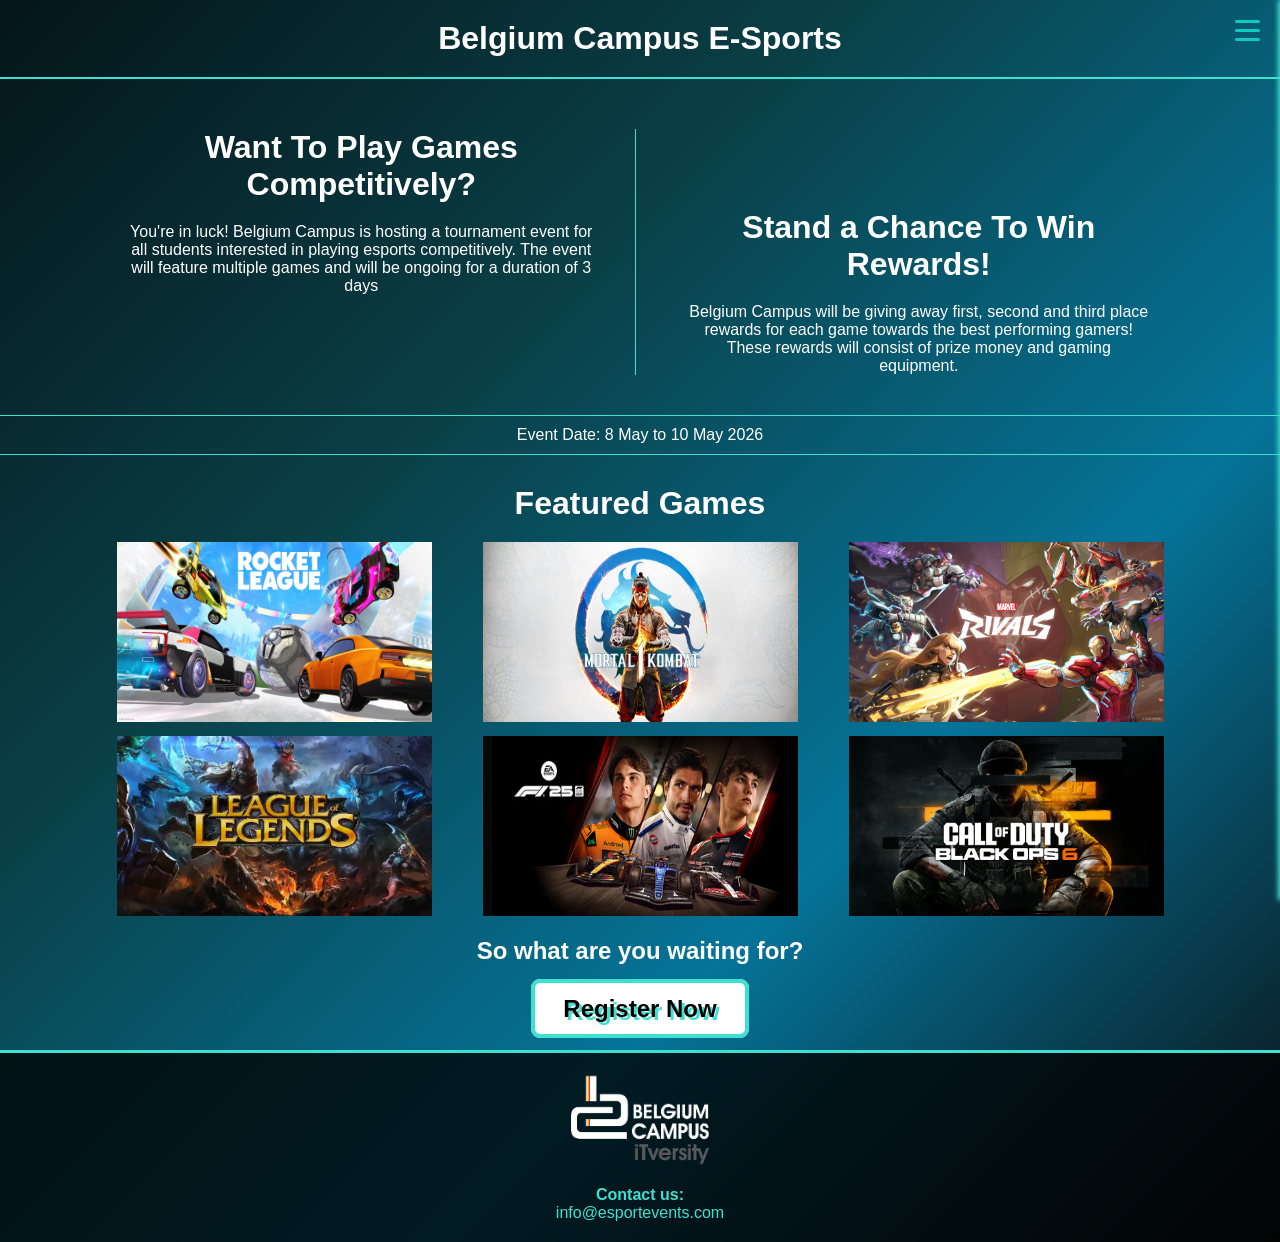
<file: index.html>
<!DOCTYPE html>
<html lang="en">
<head>
    <meta charset="UTF-8">
    <meta name="viewport" content="width=device-width, initial-scale=1.0">
    <title>Esports</title>
    <link rel="stylesheet" href="landing-page.css">
</head>
<body> 

    <input type="checkbox" id="navbar-toggle" class="navbar-toggle">
<input type="checkbox" id="navbar-toggle" class="navbar-toggle">

    <label for="navbar-toggle" class="hamburger">
        <span></span>
        <span></span>
        <span></span>
    </label>

   <nav class="navbar">
        <ul class="nav-list">
            <li><a href="index.html">Home</a></li>
            <li><a href="eventDetailPage.html">About</a></li>
            <li><a href="organisors.html">Services</a></li>
            <li><a href="#">Contact</a></li>
        </ul>
    </nav>

    <main>
        <h1 id="main-heading">Belgium Campus E-Sports</h1>
      <section id="sect1">
        
        <section id="sub-sect">
            <div id="first-paragraph">
                <h2>Want To Play Games Competitively?</h2>
                <p>You're in luck! Belgium Campus is hosting a tournament event for all students
                    interested in playing esports competitively. The event will feature multiple
                    games and will be ongoing for a duration of 3 days
                </p>
            </div>
            
            <div id="second-paragraph">
                <h2>Stand a Chance To Win Rewards!</h2>
                <p>Belgium Campus will be giving away first, second and 
                    third place rewards for each game towards the best performing
                    gamers! These rewards will consist of prize money and gaming equipment.
                </p>
            </div>
        </section>
</section>

<section id="sect2">
    <div class="event-date">
        <p>Event Date: 8 May to 10 May 2026</p>
    </div>
</section>

        <section id="sect3">
            <div id="games">
                <h2>Featured Games</h2>
                <div id="game-images">
                    <div><img src="imgs/Rocket league img.jpg" alt=""></div>
                    <div><img src="imgs/Mortal kombat img.jpg" alt=""></div>
                    <div><img src="imgs/marvel rivals img.jpg" alt=""></div>
                    <div><img src="imgs/league-of-legends img.webp" alt=""></div>
                    <div><img src="imgs/f1 25 img.jpg" alt=""></div>
                    <div><img src="imgs/call of duty img.webp" alt=""></div>
                </div>
            </div>


        </section>

        <section id="register">
            <div><p>So what are you waiting for?</p></div>
            <div class="register"><p class="special"><a href="">Register Now</a></p></div>
        </section>

      <footer>
        <img src="imgs/BC-logo-white-350w.webp" alt="Belgium Campus Logo">
        <p><b>Contact us:</b></p>
        <p>info@esportevents.com</p>
    </footer>

    </main>
    
</body>
</html>
</file>
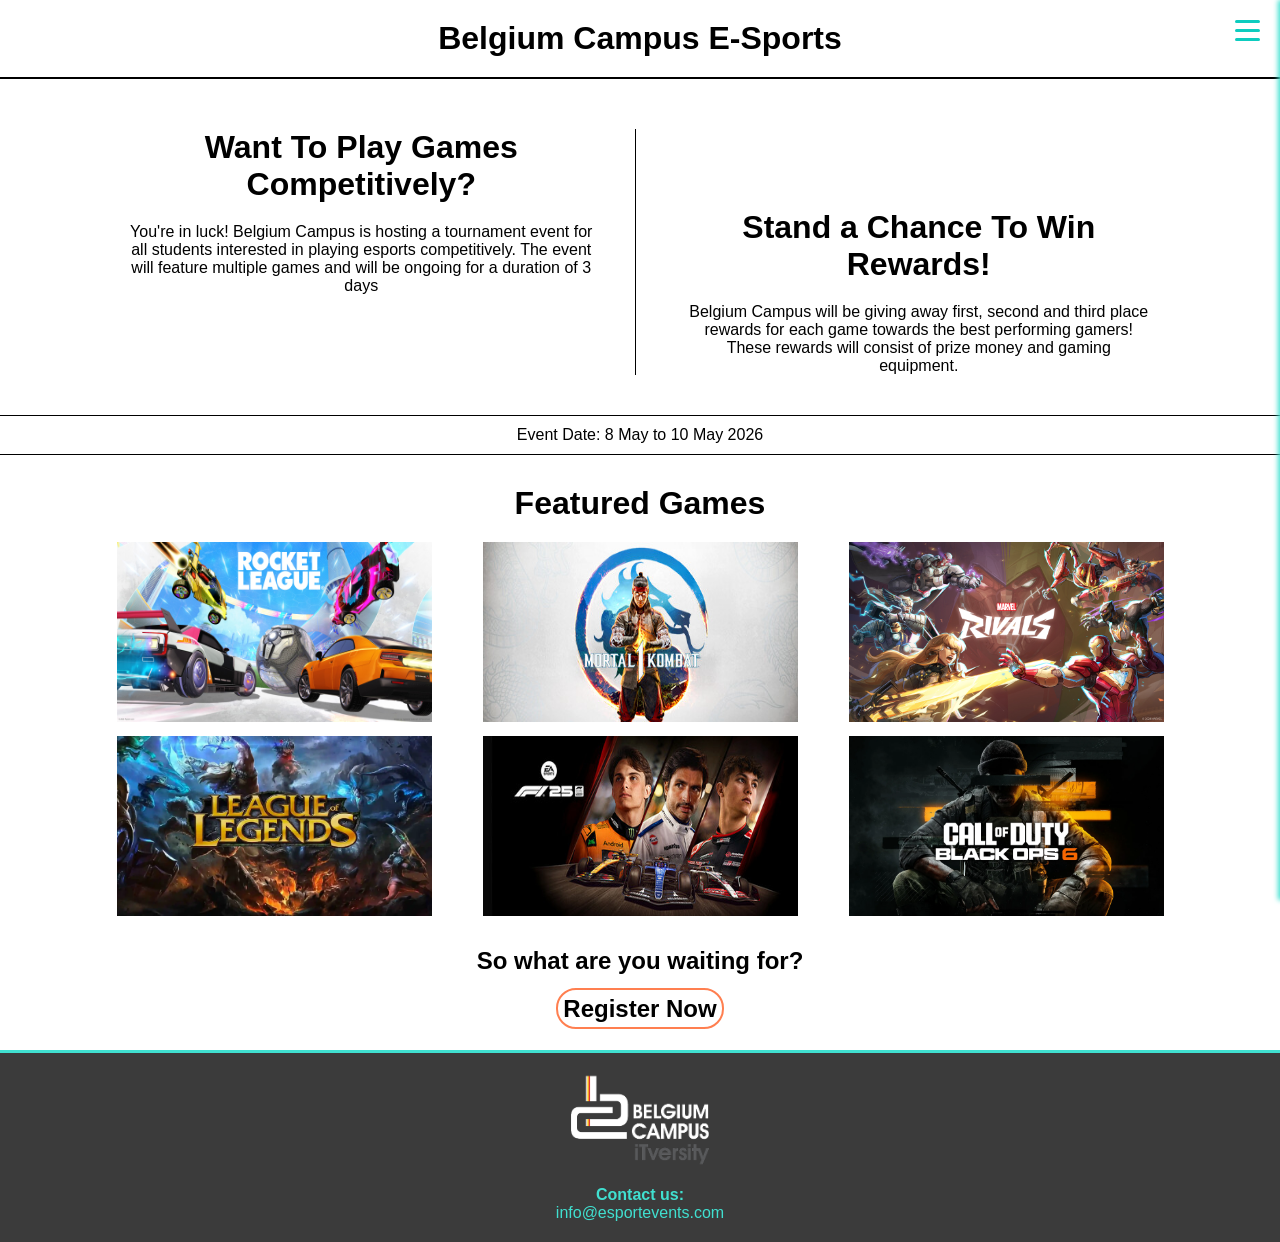
<file: Final Project/index.html>
<!DOCTYPE html>
<html lang="en">
<head>
    <meta charset="UTF-8">
    <meta name="viewport" content="width=device-width, initial-scale=1.0">
    <title>Esports</title>
    <link rel="stylesheet" href="landing-page.css">
</head>
<body> 

    <input type="checkbox" id="navbar-toggle" class="navbar-toggle">

    <label for="navbar-toggle" class="hamburger">
        <span></span>
        <span></span>
        <span></span>
    </label>

     <nav class="navbar">
        <ul class="nav-list">
            <li><a href="#home">Home</a></li>
            <li><a href="#about">About</a></li>
            <li><a href="#services">Services</a></li>
            <li><a href="#contact">Contact</a></li>
        </ul>
    </nav>

    <main>
        <h1 id="main-heading">Belgium Campus E-Sports</h1>
      <section id="sect1">
        
        <section id="sub-sect">
            <div id="first-paragraph">
                <h2>Want To Play Games Competitively?</h2>
                <p>You're in luck! Belgium Campus is hosting a tournament event for all students
                    interested in playing esports competitively. The event will feature multiple
                    games and will be ongoing for a duration of 3 days
                </p>
            </div>
            
            <div id="second-paragraph">
                <h2>Stand a Chance To Win Rewards!</h2>
                <p>Belgium Campus will be giving away first, second and 
                    third place rewards for each game towards the best performing
                    gamers! These rewards will consist of prize money and gaming equipment.
                </p>
            </div>
        </section>
</section>

<section id="sect2">
    <div class="event-date">
        <p>Event Date: 8 May to 10 May 2026</p>
    </div>
</section>

        <section id="sect3">
            <div id="games">
                <h2>Featured Games</h2>
                <div id="game-images">
                    <div><img src="imgs/Rocket league img.jpg" alt=""></div>
                    <div><img src="imgs/Mortal kombat img.jpg" alt=""></div>
                    <div><img src="imgs/marvel rivals img.jpg" alt=""></div>
                    <div><img src="imgs/league-of-legends img.webp" alt=""></div>
                    <div><img src="imgs/f1 25 img.jpg" alt=""></div>
                    <div><img src="imgs/call of duty img.webp" alt=""></div>
                </div>
            </div>


        </section>

        <section id="register">
            <div><p>So what are you waiting for?</p></div>
            <div class="register"><p class="special"><a href="">Register Now</a></p></div>
        </section>

      <footer>
        <img src="imgs/BC-logo-white-350w.webp" alt="Belgium Campus Logo">
        <p><b>Contact us:</b></p>
        <p>info@esportevents.com</p>
    </footer>

    </main>
    
</body>
</html>
</file>
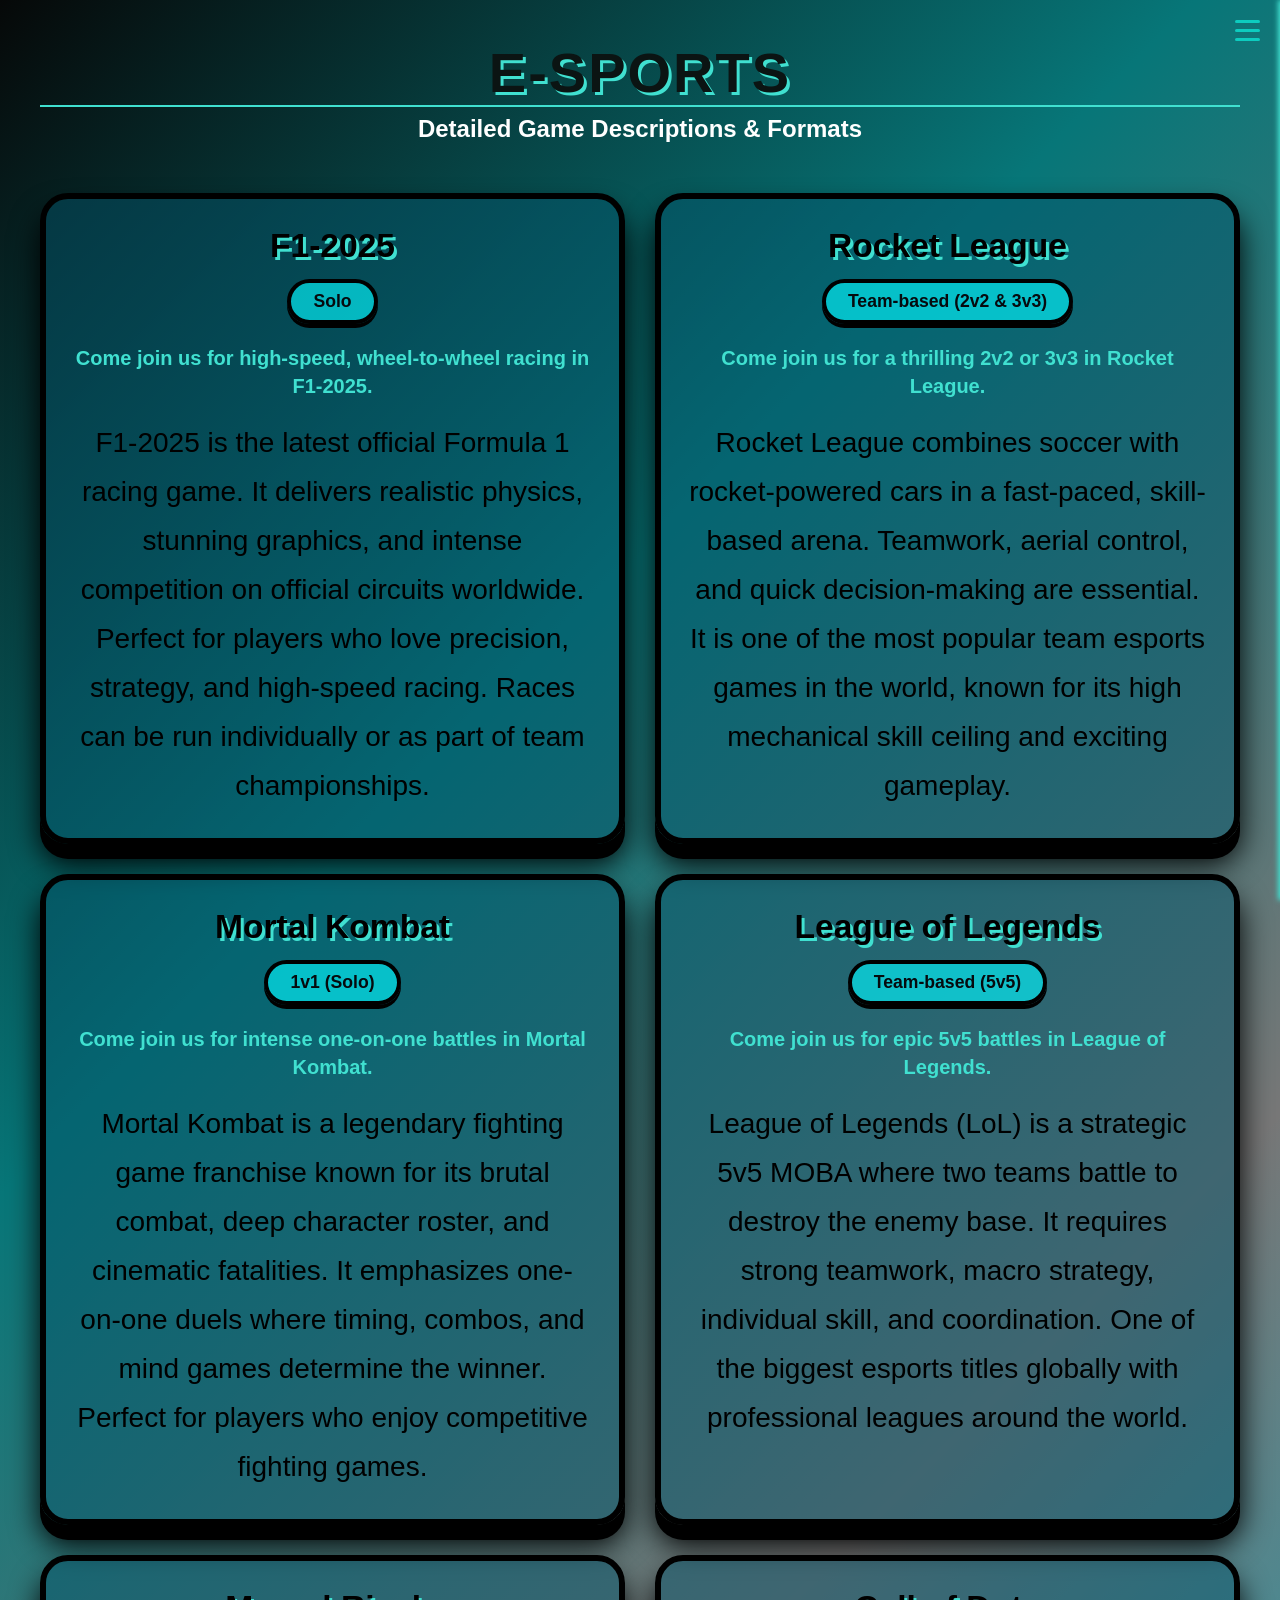
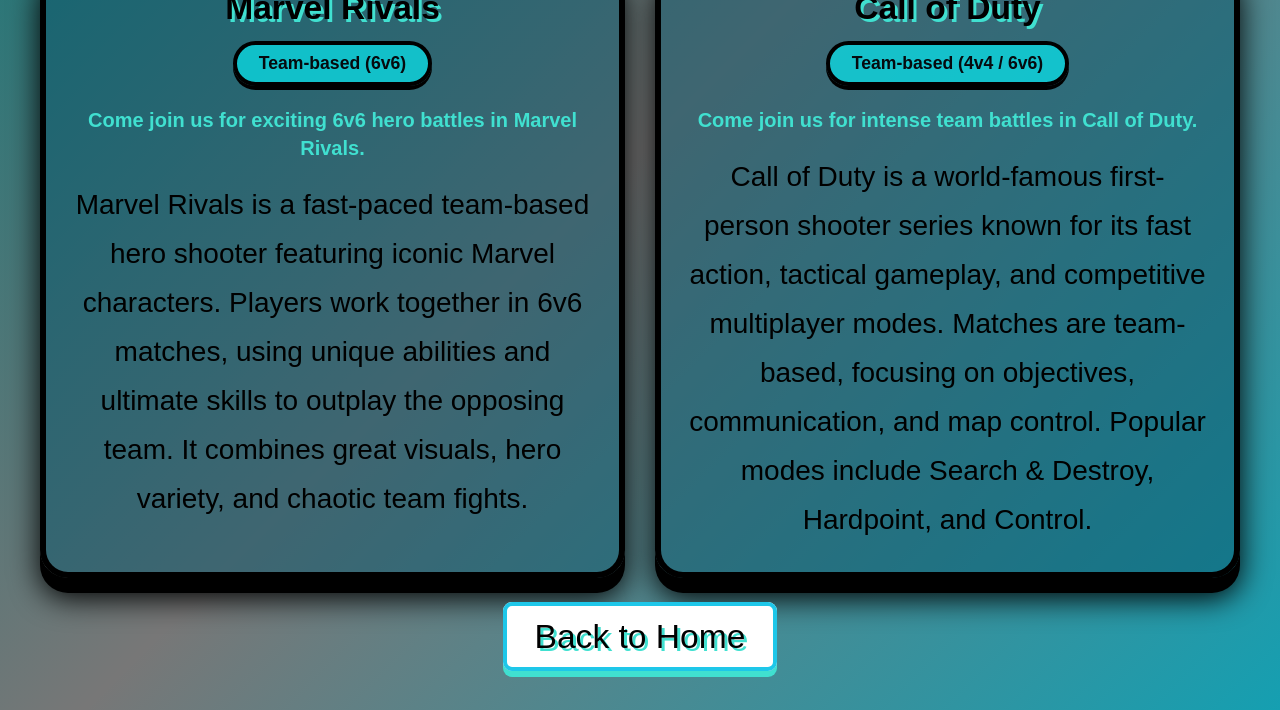
<file: e-sportEvents.html>
<!DOCTYPE html>
<html lang="en">

<head>
    <meta charset="UTF-8">
    <meta name="viewport" content="width=device-width, initial-scale=1.0">
    <title>RE-sport Events</title>
    <link rel="stylesheet" href="e-sportEvents.css">

</head>

<body>

    <label for="navbar-toggle" class="hamburger">
        <span></span>
        <span></span>
        <span></span>
    </label>

    <nav class="navbar">
        <ul class="nav-list">
            <li><a href="#home">Home</a></li>
            <li><a href="#about">About</a></li>
            <li><a href="#services">Services</a></li>
            <li><a href="#contact">Contact</a></li>
        </ul>
    </nav>

    <div class="container">
        <h1>E-SPORTS</h1>
        <p class="subtitle">Detailed Game Descriptions & Formats</p>

        <div class="games-grid">

            <div class="game-card">
                <div class="card-content">
                    <h2>F1-2025</h2>
                    <div class="format">Solo</div>
                    <p class="invite">Come join us for high-speed, wheel-to-wheel racing in F1-2025.</p>
                    <p class="description">
                        F1-2025 is the latest official Formula 1 racing game. It delivers realistic physics, stunning
                        graphics,
                        and intense competition on official circuits worldwide. Perfect for players who love precision,
                        strategy,
                        and high-speed racing. Races can be run individually or as part of team championships.
                    </p>
                </div>
            </div>

            <div class="game-card">
                <div class="card-content">
                    <h2>Rocket League</h2>
                    <div class="format">Team-based (2v2 & 3v3)</div>
                    <p class="invite">Come join us for a thrilling 2v2 or 3v3 in Rocket League.</p>
                    <p class="description">
                        Rocket League combines soccer with rocket-powered cars in a fast-paced, skill-based arena.
                        Teamwork, aerial control, and quick decision-making are essential. It is one of the most popular
                        team esports games in the world, known for its high mechanical skill ceiling and exciting
                        gameplay.
                    </p>
                </div>
            </div>

            <div class="game-card">
                <div class="card-content">
                    <h2>Mortal Kombat</h2>
                    <div class="format">1v1 (Solo)</div>
                    <p class="invite">Come join us for intense one-on-one battles in Mortal Kombat.</p>
                    <p class="description">
                        Mortal Kombat is a legendary fighting game franchise known for its brutal combat, deep character
                        roster,
                        and cinematic fatalities. It emphasizes one-on-one duels where timing, combos, and mind games
                        determine the winner.
                        Perfect for players who enjoy competitive fighting games.
                    </p>
                </div>
            </div>

            <div class="game-card">
                <div class="card-content">
                    <h2>League of Legends</h2>
                    <div class="format">Team-based (5v5)</div>
                    <p class="invite">Come join us for epic 5v5 battles in League of Legends.</p>
                    <p class="description">
                        League of Legends (LoL) is a strategic 5v5 MOBA where two teams battle to destroy the enemy
                        base.
                        It requires strong teamwork, macro strategy, individual skill, and coordination. One of the
                        biggest
                        esports titles globally with professional leagues around the world.
                    </p>
                </div>
            </div>

            <div class="game-card">
                <div class="card-content">
                    <h2>Marvel Rivals</h2>
                    <div class="format">Team-based (6v6)</div>
                    <p class="invite">Come join us for exciting 6v6 hero battles in Marvel Rivals.</p>
                    <p class="description">
                        Marvel Rivals is a fast-paced team-based hero shooter featuring iconic Marvel characters.
                        Players work together in 6v6 matches, using unique abilities and ultimate skills to outplay the
                        opposing team.
                        It combines great visuals, hero variety, and chaotic team fights.
                    </p>
                </div>
            </div>

            <div class="game-card">

                <div class="card-content">

                    <h2>Call of Duty</h2>

                    <div class="format">Team-based (4v4 / 6v6)</div>

                    <p class="invite">
                        Come join us for intense team battles in Call of Duty.
                    </p>

                    <p class="description">
                        Call of Duty is a world-famous first-person shooter series known for its fast action, tactical
                        gameplay,
                        and competitive multiplayer modes. Matches are team-based, focusing on objectives,
                        communication, and map control.
                        Popular modes include Search & Destroy, Hardpoint, and Control.
                    </p>
                </div>
            </div>
        </div>
    </div>

    <div class="back-button">
        <a href="./eventDetailPage.html">Back to Home</a>
    </div>

</body>

</html>
</file>
<file: landing-page.css>
body {
    font-family: Arial, Helvetica, sans-serif;
    text-align: center;
    margin: 0;
    background: linear-gradient(135deg, #041519, #0a3f46, #057499, #0b0e10);
    color: white;
}

h1 {
    margin: 0;
    padding: 20px;
    border-bottom: 2px solid turquoise;
}

h2 {
    margin: 0px 0px 20px 0px;
    font-size: xx-large;
}

p {
    margin: 0;
}

#sect1{display: red;
display: flex;}

#sub-sect{
    /* background-color: aquamarine; */
    display: flex;
    width: 80%;
    gap: 50px;
    margin: auto;
    margin-top: 50px;
}

#sect3 {
    /* background-color: pink; */
    display: flex;
    width: 85%;
    margin: auto;
    margin-top: 30px;
}

div#first-paragraph {
    /* background-color: skyblue; */
    width: 100%;
    border-right: 1.5px solid turquoise;
    padding: 0px 40px 0px 0px;
}

div#second-paragraph {
    /* background-color: rgb(239, 173, 146); */
    width: 100%;
    margin-top: 80px;
}

div#games {
    /* background-color: lightgreen; */
    width: 120%;
}

div#game-images{display: flex;
flex-wrap: wrap;
gap: 10px;
justify-content: space-around;}

div img{width: 315px;
height: 180px;}

div#organisers {
    background-color: powderblue;
    width: 100%;
}

section#register {
    /* background-color: blueviolet; */
    height: 50px;
    display: flex;
    align-items: center;
    justify-content: center;
    margin-top: 40px;
}

div.event-date{
    padding: 10px;
    margin-top: 40px;
    border-top: solid 1px turquoise;
    border-bottom: solid 1px turquoise;
}

section#register{font-weight: 700;
font-size: x-large;
display: flex;
flex-direction: column;}


section div.register{font-weight: 700;
margin-top: 30px;
margin-bottom: 10px;}

p.special a{
text-decoration: none;
text-shadow: 3px 3px 0px turquoise;
padding: 12px 28px;
border: solid 4px turquoise;
border-radius: 9px;
color: black;
background-color: white;
box-shadow: 6px turquoise;}

p.special a:hover{
    background-color: turquoise;
    color: white;
    box-shadow: 2px turquoise;
    border-color: white;
}

/* not me */
.navbar-toggle {
    display: none;
}

.hamburger {
    position: fixed;
    top: 20px;
    right: 20px;
    z-index: 1000;
    cursor: pointer;
    display: flex;
    flex-direction: column;
    gap: 6px;
}

.hamburger span {
    width: 25px;
    height: 3px;
    background-color: #0dccbf;
    border-radius: 3px;
    transition: all 0.3s ease;
    display: block;
}

.navbar-toggle:checked~.hamburger span:nth-child(1) {
    transform: rotate(45deg) translate(10px, 10px);
}

.navbar-toggle:checked~.hamburger span:nth-child(2) {
    opacity: 0;
}

.navbar-toggle:checked~.hamburger span:nth-child(3) {
    transform: rotate(-45deg) translate(7px, -7px);
}

.navbar {
    position: fixed;
    top: 0;
    right: -300px;
    /* Hidden off-screen initially */
    width: 300px;
    height: 100vh;
    background-color: #040b0bc8;
    box-shadow: -2px 0 5px turquoise;
    transition: right 0.3s ease;
    z-index: 999;
}

/* Slide in navbar when checkbox is checked */
.navbar-toggle:checked~.navbar {
    right: 0;
}

.nav-list {
    list-style: none;
    padding-top: 80px;
}

.nav-list li {
    border-bottom: 1px solid turquoise;
}

.nav-list a {
    display: block;
    padding: 20px;
    color: turquoise;
    text-decoration: none;
    transition: background-color 0.3s ease;
    text-align: center;
}

.nav-list a:hover {
    background-color: rgba(252, 255, 255, 0.595);
}




footer {
    background-color: rgba(0, 0, 0, 0.767);
    border-top: 3px solid turquoise;
    padding: 20px;
    text-align: center;
    margin-top: 40px;
    color: turquoise;
}

footer img {
    width: 150px;
    margin-bottom: 15px;
}
</file>
<file: Final Project/landing-page.css>
body {
    font-family: Arial, Helvetica, sans-serif;
    text-align: center;
    margin: 0;
}

button{height: 30px;}

h1 {
    margin: 0;
    padding: 20px;
    border-bottom: 2px solid black;
}

h2 {
    margin: 0px 0px 20px 0px;
    font-size: xx-large;
}

p {
    margin: 0;
}

#sect1{display: red;
display: flex;}

#sub-sect{
    /* background-color: aquamarine; */
    display: flex;
    width: 80%;
    gap: 50px;
    margin: auto;
    margin-top: 50px;
}

#sect3 {
    /* background-color: pink; */
    display: flex;
    width: 85%;
    margin: auto;
    margin-top: 30px;
}

div#first-paragraph {
    /* background-color: skyblue; */
    width: 100%;
    border-right: 1.5px solid black;
    padding: 0px 40px 0px 0px;
}

div#second-paragraph {
    /* background-color: rgb(239, 173, 146); */
    width: 100%;
    margin-top: 80px;
}

div#games {
    /* background-color: lightgreen; */
    width: 120%;
}

div#game-images{display: flex;
flex-wrap: wrap;
gap: 10px;
justify-content: space-around;}

div img{width: 315px;
height: 180px;}

div#organisers {
    background-color: powderblue;
    width: 100%;
}

section#register {
    /* background-color: blueviolet; */
    height: 50px;
    display: flex;
    align-items: center;
    justify-content: center;
    margin-top: 40px;
}

div.event-date{
    padding: 10px;
    margin-top: 40px;
    border-top: solid 1px black;
    border-bottom: solid 1px black;
}

section#register{font-weight: 700;
font-size: x-large;
display: flex;
flex-direction: column;}


section div.register{font-weight: 700;
margin-top: 20px}

p.special a{
text-decoration: none;
padding: 5px;
border: solid 2px coral;
border-radius: 20px;
color: black;}


/* not me */
.navbar-toggle{
    display: none;
}
.hamburger {
    position: fixed;
    top: 20px;
    right: 20px;
    z-index: 1000;
    cursor: pointer;
    display: flex;
    flex-direction: column;
    gap: 6px;
}

.hamburger span {
    width: 25px;
    height: 3px;
    background-color: #0dccbf;
    border-radius: 3px;
    transition: all 0.3s ease;
    display: block;
}

.navbar-toggle:checked~.hamburger span:nth-child(1) {
    transform: rotate(45deg) translate(10px, 10px);
}

.navbar-toggle:checked~.hamburger span:nth-child(2) {
    opacity: 0;
}

.navbar-toggle:checked~.hamburger span:nth-child(3) {
    transform: rotate(-45deg) translate(7px, -7px);
}

.navbar {
    position: fixed;
    top: 0;
    right: -300px;
    /* Hidden off-screen initially */
    width: 300px;
    height: 100vh;
    background-color: #040b0bc8;
    box-shadow: -2px 0 5px turquoise;
    transition: right 0.3s ease;
    z-index: 999;
}

/* Slide in navbar when checkbox is checked */
.navbar-toggle:checked~.navbar {
    right: 0;
}

.nav-list {
    list-style: none;
    padding-top: 80px;
}

.nav-list li {
    border-bottom: 1px solid turquoise;
}

.nav-list a {
    display: block;
    padding: 20px;
    color: turquoise;
    text-decoration: none;
    transition: background-color 0.3s ease;
    text-align: center;
}

.nav-list a:hover {
    background-color: rgba(252, 255, 255, 0.595);
}

@media (max-width: 768px) {
    .hamburger {
        display: flex;
    }
}


footer {
    background-color: rgba(0, 0, 0, 0.767);
    border-top: 3px solid turquoise;
    padding: 20px;
    text-align: center;
    margin-top: 40px;
    color: turquoise;
}

footer img {
    width: 150px;
    margin-bottom: 15px;
}
</file>
<file: e-sportEvents.css>
* {
  margin: 0;
  padding: 0;
  box-sizing: border-box;
}

.navbar-toggle {
    display: none;
}

.hamburger {
    position: fixed;
    top: 20px;
    right: 20px;
    z-index: 1000;
    cursor: pointer;
    display: flex;
    flex-direction: column;
    gap: 6px;
}

.hamburger span {
    width: 25px;
    height: 3px;
    background-color: #0dccbf;
    border-radius: 3px;
    transition: all 0.3s ease;
    display: block;
}

.navbar-toggle:checked~.hamburger span:nth-child(1) {
    transform: rotate(45deg) translate(10px, 10px);
}

.navbar-toggle:checked~.hamburger span:nth-child(2) {
    opacity: 0;
}

.navbar-toggle:checked~.hamburger span:nth-child(3) {
    transform: rotate(-45deg) translate(7px, -7px);
}

.navbar {
    position: fixed;
    top: 0;
    right: -300px;
    /* Hidden off-screen initially */
    width: 300px;
    height: 100vh;
    background-color: #040b0bc8;
    box-shadow: -2px 0 5px turquoise;
    transition: right 0.3s ease;
    z-index: 999;
}

/* Slide in navbar when checkbox is checked */
.navbar-toggle:checked~.navbar {
    right: 0;
}

.nav-list {
    list-style: none;
    padding-top: 80px;
}

.nav-list li {
    border-bottom: 1px solid turquoise;
}

.nav-list a {
    display: block;
    padding: 20px;
    color: turquoise;
    text-decoration: none;
    transition: background-color 0.3s ease;
    text-align: center;
}

.nav-list a:hover {
    background-color: rgba(252, 255, 255, 0.595);
}

/* Responsive  for mobile */
@media (max-width: 768px) {
    .hamburger {
        display: flex;
    }
}

body {
  font-family: 'Roboto', Arial, sans-serif;
  background: linear-gradient(135deg, #060808, #077678, #00000088, #159fb1);
  min-height: 900px;
  padding: 40px 20px;
}

.container {
  max-width: 1200px;
  margin: 0 auto;
}

h1 {
  text-align: center;
  font-size: 42pt;
  margin-bottom: 8px;
  color: rgb(11, 20, 19);
  text-shadow: turquoise 3px 3px 0px;
  letter-spacing: 2px;
  border-bottom: 2px solid turquoise;
}

p.subtitle {
  text-align: center;
  font-size: 18pt;
  color: #ffffff;
  margin-bottom: 50px;
  font-weight: bold;
}

.games-grid {
  display: grid;
  grid-template-columns: repeat(auto-fit, minmax(580px, 1fr));
  gap: 30px;
}

.game-card {
  background: rgba(4, 83, 107, 0.481);
  border-radius: 28px;
  overflow: hidden;
  border: 6px solid rgb(0, 0, 0);
  box-shadow: 0 15px 0 black, 0 20px 30px black
}

.game-card:hover{
  background-color: rgb(253, 255, 255);
}

.card-content {
  padding: 28px;
  text-align: center;
  color: white;
}

.game-card h2 {
  font-size: 25.2pt;
  margin-bottom: 14px;
  color: black;
  text-shadow: 3px 3px 0px turquoise;
}

.format {
  display: inline-block;
  background: #05eef6a9;
  color: #060a0e;
  padding: 8px 22px;
  border-radius: 50px;
  font-size: 13.2pt;
  font-weight: bold;
  border: 4px solid rgb(0, 0, 0);
  margin-bottom: 20px;
  box-shadow: 0 4px 0 rgb(0, 0, 0);
}

.invite {
  font-size: 15pt;
  font-weight: 700;
  color: turquoise;
  margin-bottom: 18px;
  line-height: 1.4;
}

.description {
  color: black;
  line-height: 1.75;
  font-size: 21pt;
}

.back-button {
  text-align: center;
  margin-top: 40px;
  font-size: 25.2pt;
  margin-bottom: 14px;
  color: black;
  text-shadow: 3px 3px 0px #fff;
}

.back-button a {
  text-decoration: none;

  color: #000000;
  text-shadow: 3px 3px 0px turquoise;
  border: 4px solid #1ec7e9;
  padding: 12px 28px;
  border-radius: 9px;
  background: white;
  box-shadow: 0 6px 0 turquoise;
}

.back-button a:hover {
  background-color: #0bc7ed;
  color: white;
  box-shadow: 0 2px 0 #06d6f1;
  border-color: white;
  }
</file>
